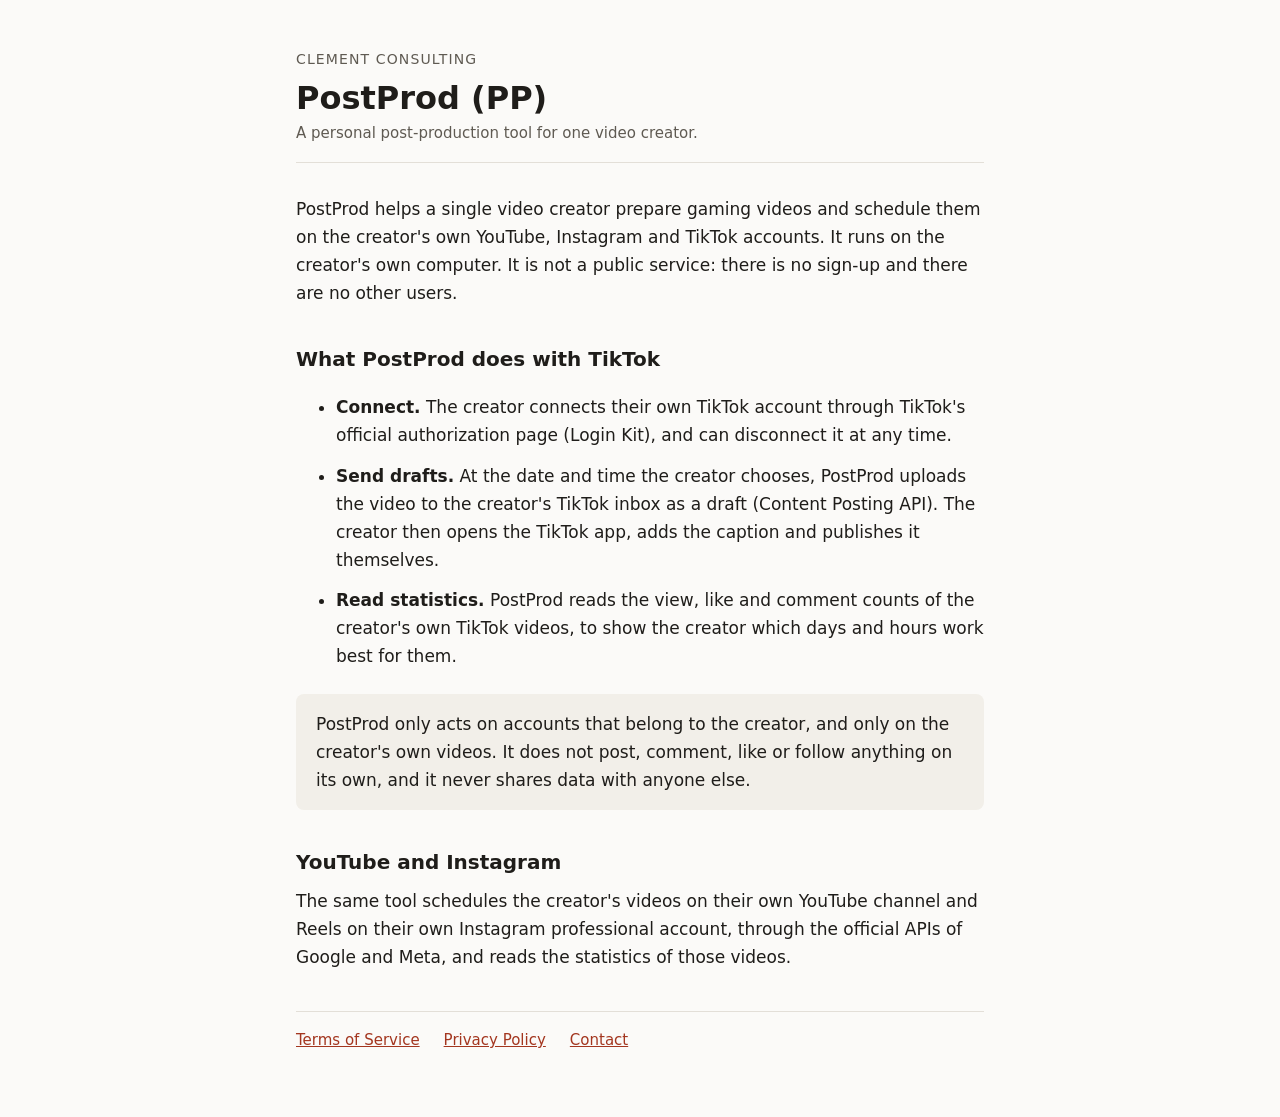
<file: index.html>
<!doctype html>
<html lang="en">
<head>
  <meta charset="utf-8">
  <meta name="viewport" content="width=device-width, initial-scale=1">
  <title>PostProd (PP)</title>
  <meta name="description" content="PostProd is a personal post-production tool that schedules a creator's own gaming videos on YouTube, Instagram and TikTok.">
  <link rel="stylesheet" href="style.css">
</head>
<body>
<main>
  <header>
    <div class="marque">Clement Consulting</div>
    <h1>PostProd (PP)</h1>
    <p class="date">A personal post-production tool for one video creator.</p>
  </header>

  <p>PostProd helps a single video creator prepare gaming videos and schedule them on the creator's own YouTube, Instagram and TikTok accounts. It runs on the creator's own computer. It is not a public service: there is no sign-up and there are no other users.</p>

  <h2>What PostProd does with TikTok</h2>
  <ul>
    <li><strong>Connect.</strong> The creator connects their own TikTok account through TikTok's official authorization page (Login Kit), and can disconnect it at any time.</li>
    <li><strong>Send drafts.</strong> At the date and time the creator chooses, PostProd uploads the video to the creator's TikTok inbox as a draft (Content Posting API). The creator then opens the TikTok app, adds the caption and publishes it themselves.</li>
    <li><strong>Read statistics.</strong> PostProd reads the view, like and comment counts of the creator's own TikTok videos, to show the creator which days and hours work best for them.</li>
  </ul>

  <div class="encart">PostProd only acts on accounts that belong to the creator, and only on the creator's own videos. It does not post, comment, like or follow anything on its own, and it never shares data with anyone else.</div>

  <h2>YouTube and Instagram</h2>
  <p>The same tool schedules the creator's videos on their own YouTube channel and Reels on their own Instagram professional account, through the official APIs of Google and Meta, and reads the statistics of those videos.</p>

  <nav>
    <a href="terms.html">Terms of Service</a>
    <a href="privacy.html">Privacy Policy</a>
    <a href="https://github.com/Clement-Consulting/postprod-app/issues">Contact</a>
  </nav>
</main>
</body>
</html>
</file>
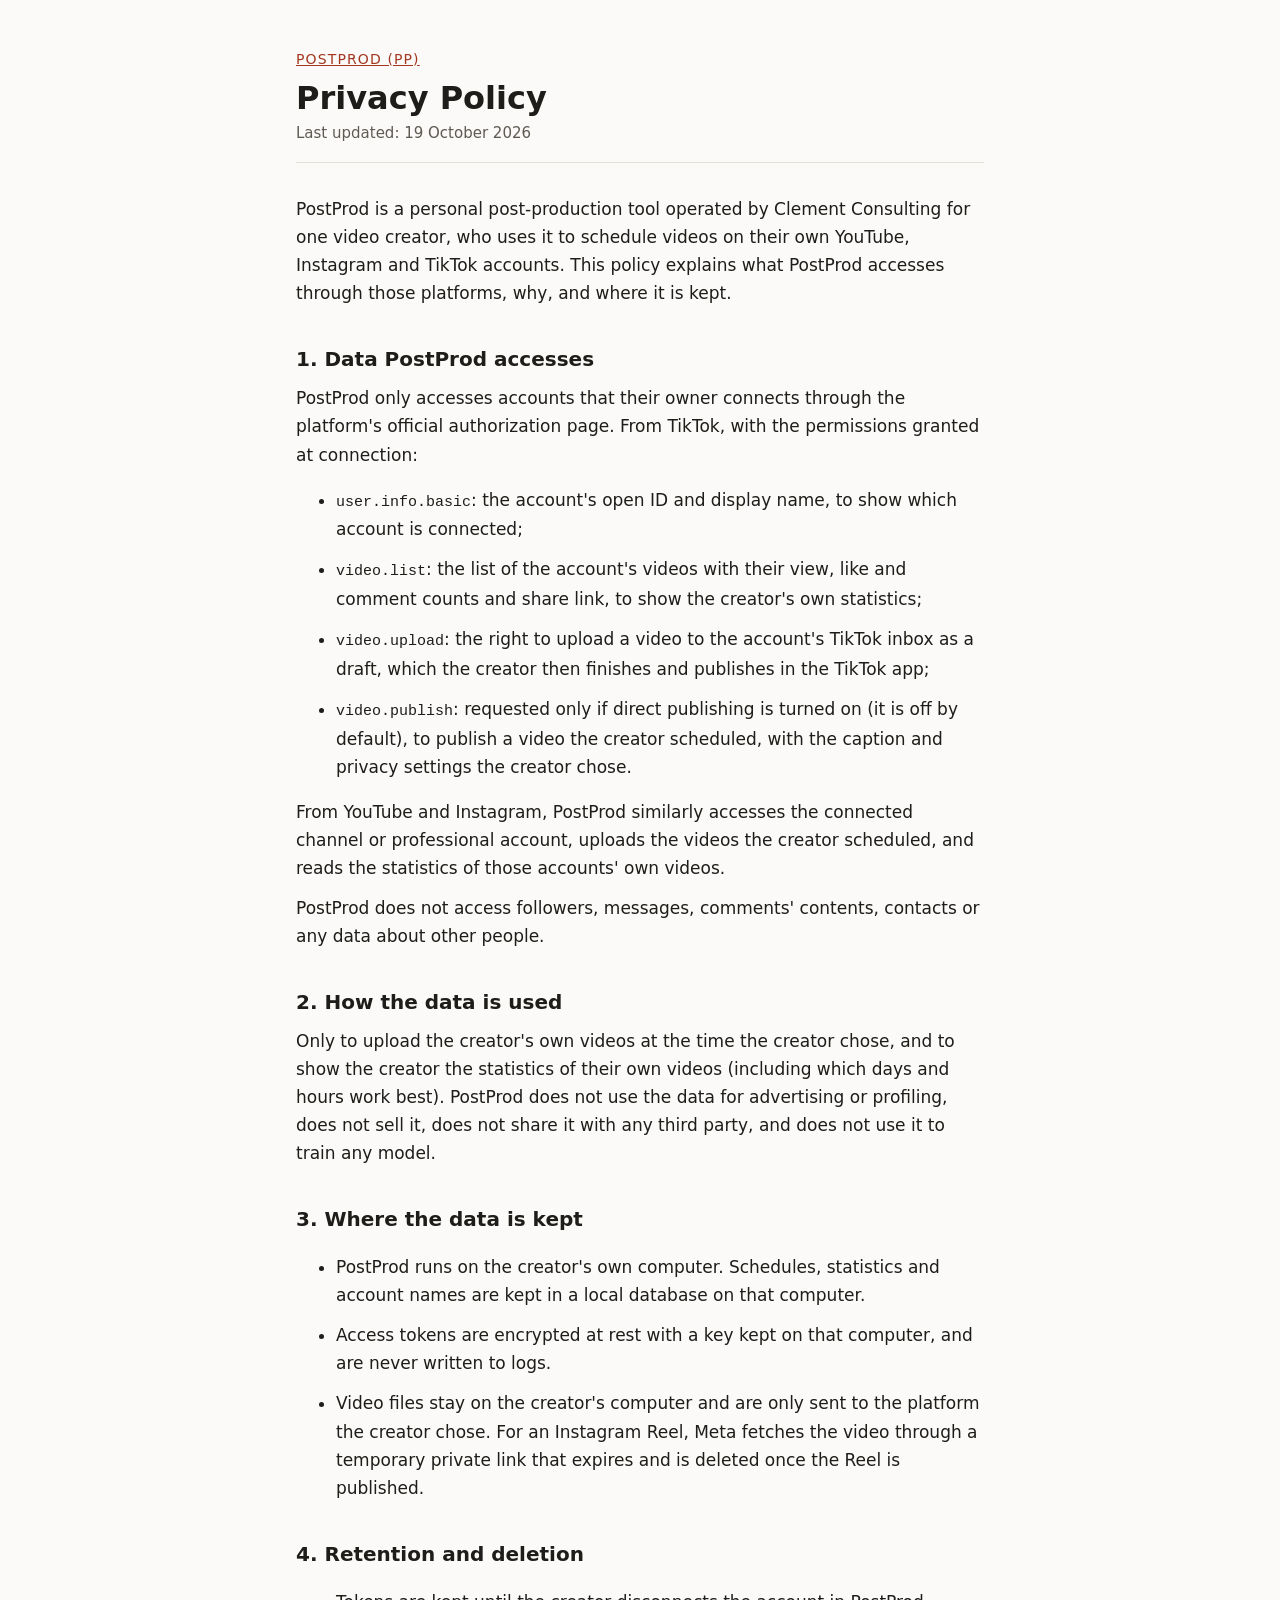
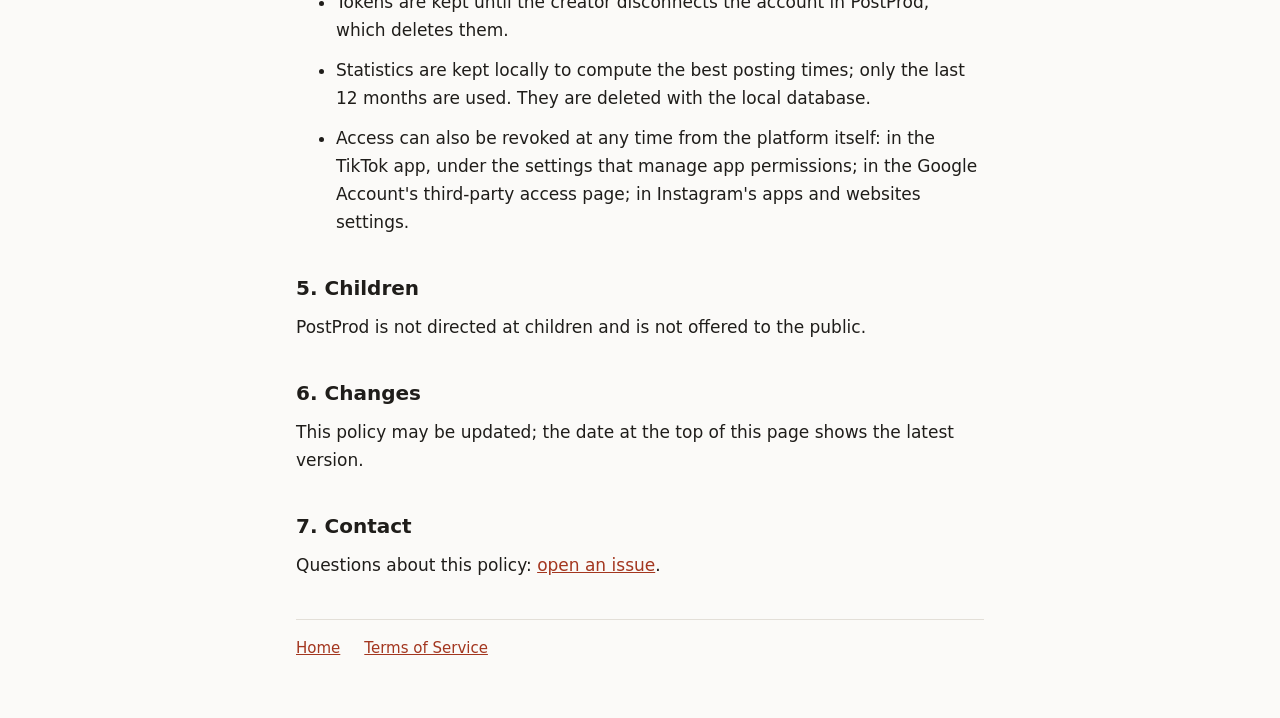
<file: privacy.html>
<!doctype html>
<html lang="en">
<head>
  <meta charset="utf-8">
  <meta name="viewport" content="width=device-width, initial-scale=1">
  <title>Privacy Policy — PostProd</title>
  <link rel="stylesheet" href="style.css">
</head>
<body>
<main>
  <header>
    <div class="marque"><a href="./">PostProd (PP)</a></div>
    <h1>Privacy Policy</h1>
    <p class="date">Last updated: 19 October 2026</p>
  </header>

  <p>PostProd is a personal post-production tool operated by Clement Consulting for one video creator, who uses it to schedule videos on their own YouTube, Instagram and TikTok accounts. This policy explains what PostProd accesses through those platforms, why, and where it is kept.</p>

  <h2>1. Data PostProd accesses</h2>
  <p>PostProd only accesses accounts that their owner connects through the platform's official authorization page. From TikTok, with the permissions granted at connection:</p>
  <ul>
    <li><code>user.info.basic</code>: the account's open ID and display name, to show which account is connected;</li>
    <li><code>video.list</code>: the list of the account's videos with their view, like and comment counts and share link, to show the creator's own statistics;</li>
    <li><code>video.upload</code>: the right to upload a video to the account's TikTok inbox as a draft, which the creator then finishes and publishes in the TikTok app;</li>
    <li><code>video.publish</code>: requested only if direct publishing is turned on (it is off by default), to publish a video the creator scheduled, with the caption and privacy settings the creator chose.</li>
  </ul>
  <p>From YouTube and Instagram, PostProd similarly accesses the connected channel or professional account, uploads the videos the creator scheduled, and reads the statistics of those accounts' own videos.</p>
  <p>PostProd does not access followers, messages, comments' contents, contacts or any data about other people.</p>

  <h2>2. How the data is used</h2>
  <p>Only to upload the creator's own videos at the time the creator chose, and to show the creator the statistics of their own videos (including which days and hours work best). PostProd does not use the data for advertising or profiling, does not sell it, does not share it with any third party, and does not use it to train any model.</p>

  <h2>3. Where the data is kept</h2>
  <ul>
    <li>PostProd runs on the creator's own computer. Schedules, statistics and account names are kept in a local database on that computer.</li>
    <li>Access tokens are encrypted at rest with a key kept on that computer, and are never written to logs.</li>
    <li>Video files stay on the creator's computer and are only sent to the platform the creator chose. For an Instagram Reel, Meta fetches the video through a temporary private link that expires and is deleted once the Reel is published.</li>
  </ul>

  <h2>4. Retention and deletion</h2>
  <ul>
    <li>Tokens are kept until the creator disconnects the account in PostProd, which deletes them.</li>
    <li>Statistics are kept locally to compute the best posting times; only the last 12 months are used. They are deleted with the local database.</li>
    <li>Access can also be revoked at any time from the platform itself: in the TikTok app, under the settings that manage app permissions; in the Google Account's third-party access page; in Instagram's apps and websites settings.</li>
  </ul>

  <h2>5. Children</h2>
  <p>PostProd is not directed at children and is not offered to the public.</p>

  <h2>6. Changes</h2>
  <p>This policy may be updated; the date at the top of this page shows the latest version.</p>

  <h2>7. Contact</h2>
  <p>Questions about this policy: <a href="https://github.com/Clement-Consulting/postprod-app/issues">open an issue</a>.</p>

  <nav>
    <a href="./">Home</a>
    <a href="terms.html">Terms of Service</a>
  </nav>
</main>
</body>
</html>
</file>
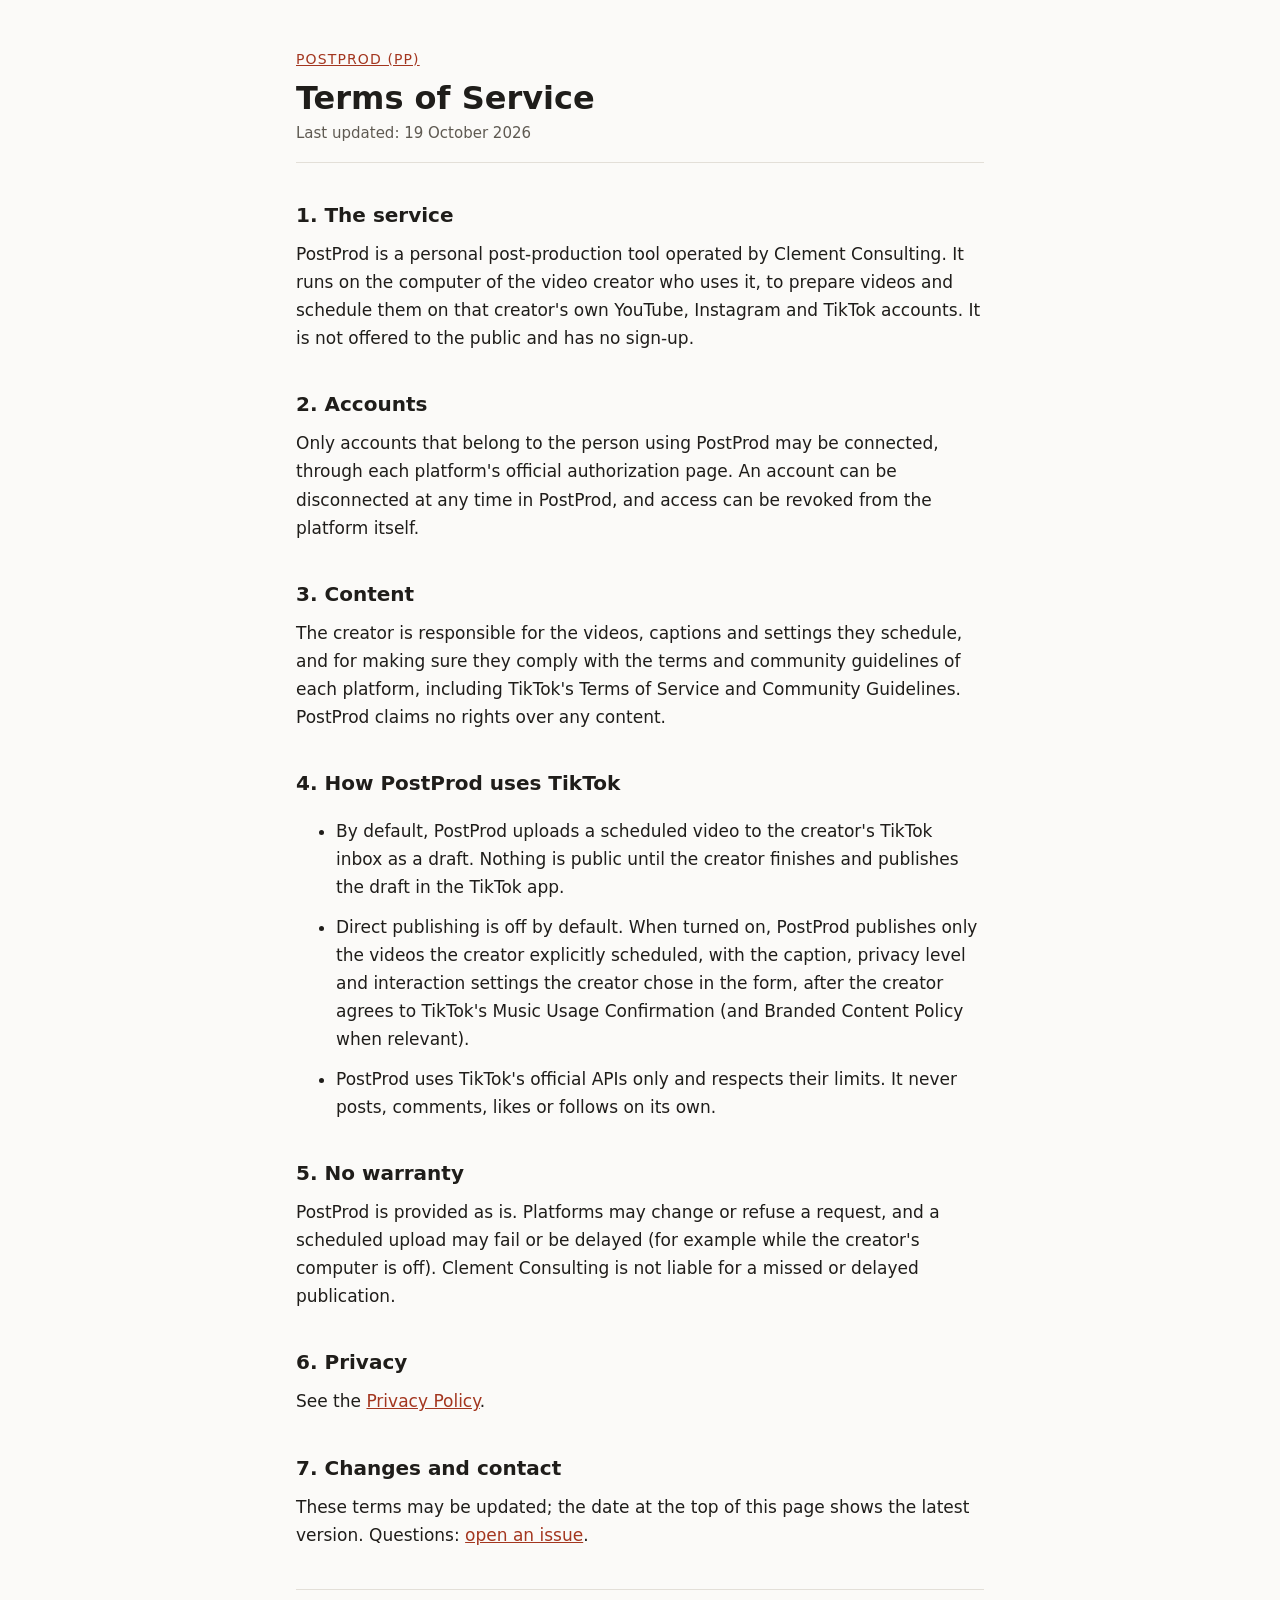
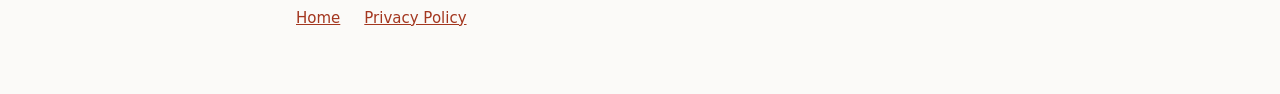
<file: terms.html>
<!doctype html>
<html lang="en">
<head>
  <meta charset="utf-8">
  <meta name="viewport" content="width=device-width, initial-scale=1">
  <title>Terms of Service — PostProd</title>
  <link rel="stylesheet" href="style.css">
</head>
<body>
<main>
  <header>
    <div class="marque"><a href="./">PostProd (PP)</a></div>
    <h1>Terms of Service</h1>
    <p class="date">Last updated: 19 October 2026</p>
  </header>

  <h2>1. The service</h2>
  <p>PostProd is a personal post-production tool operated by Clement Consulting. It runs on the computer of the video creator who uses it, to prepare videos and schedule them on that creator's own YouTube, Instagram and TikTok accounts. It is not offered to the public and has no sign-up.</p>

  <h2>2. Accounts</h2>
  <p>Only accounts that belong to the person using PostProd may be connected, through each platform's official authorization page. An account can be disconnected at any time in PostProd, and access can be revoked from the platform itself.</p>

  <h2>3. Content</h2>
  <p>The creator is responsible for the videos, captions and settings they schedule, and for making sure they comply with the terms and community guidelines of each platform, including TikTok's Terms of Service and Community Guidelines. PostProd claims no rights over any content.</p>

  <h2>4. How PostProd uses TikTok</h2>
  <ul>
    <li>By default, PostProd uploads a scheduled video to the creator's TikTok inbox as a draft. Nothing is public until the creator finishes and publishes the draft in the TikTok app.</li>
    <li>Direct publishing is off by default. When turned on, PostProd publishes only the videos the creator explicitly scheduled, with the caption, privacy level and interaction settings the creator chose in the form, after the creator agrees to TikTok's Music Usage Confirmation (and Branded Content Policy when relevant).</li>
    <li>PostProd uses TikTok's official APIs only and respects their limits. It never posts, comments, likes or follows on its own.</li>
  </ul>

  <h2>5. No warranty</h2>
  <p>PostProd is provided as is. Platforms may change or refuse a request, and a scheduled upload may fail or be delayed (for example while the creator's computer is off). Clement Consulting is not liable for a missed or delayed publication.</p>

  <h2>6. Privacy</h2>
  <p>See the <a href="privacy.html">Privacy Policy</a>.</p>

  <h2>7. Changes and contact</h2>
  <p>These terms may be updated; the date at the top of this page shows the latest version. Questions: <a href="https://github.com/Clement-Consulting/postprod-app/issues">open an issue</a>.</p>

  <nav>
    <a href="./">Home</a>
    <a href="privacy.html">Privacy Policy</a>
  </nav>
</main>
</body>
</html>
</file>
<file: style.css>
:root {
  --fond: #fbfaf8;
  --texte: #1f1d1a;
  --discret: #5f5a52;
  --trait: #e3dfd8;
  --lien: #a3361f;
  --encart: #f2efe9;
}

@media (prefers-color-scheme: dark) {
  :root {
    --fond: #161513;
    --texte: #ece8e1;
    --discret: #a8a197;
    --trait: #34312c;
    --lien: #f08a6e;
    --encart: #201e1b;
  }
}

* {
  box-sizing: border-box;
}

body {
  margin: 0;
  background: var(--fond);
  color: var(--texte);
  font: 17px/1.65 system-ui, -apple-system, "Segoe UI", Roboto, sans-serif;
}

main {
  max-width: 720px;
  margin: 0 auto;
  padding: 48px 16px 64px;
}

header {
  border-bottom: 1px solid var(--trait);
  margin-bottom: 32px;
  padding-bottom: 16px;
}

.marque {
  color: var(--discret);
  font-size: 14px;
  letter-spacing: 0.08em;
  text-transform: uppercase;
}

h1 {
  font-size: 32px;
  line-height: 1.2;
  margin: 8px 0 4px;
}

h2 {
  font-size: 20px;
  margin: 36px 0 8px;
}

p,
li {
  margin: 0 0 12px;
}

.date {
  color: var(--discret);
  font-size: 15px;
  margin: 0;
}

a {
  color: var(--lien);
}

.encart {
  background: var(--encart);
  border-radius: 8px;
  padding: 16px 20px;
  margin: 24px 0;
}

nav {
  display: flex;
  flex-wrap: wrap;
  gap: 8px 24px;
  margin-top: 40px;
  padding-top: 16px;
  border-top: 1px solid var(--trait);
  font-size: 15px;
}

code {
  font-size: 15px;
}
</file>
